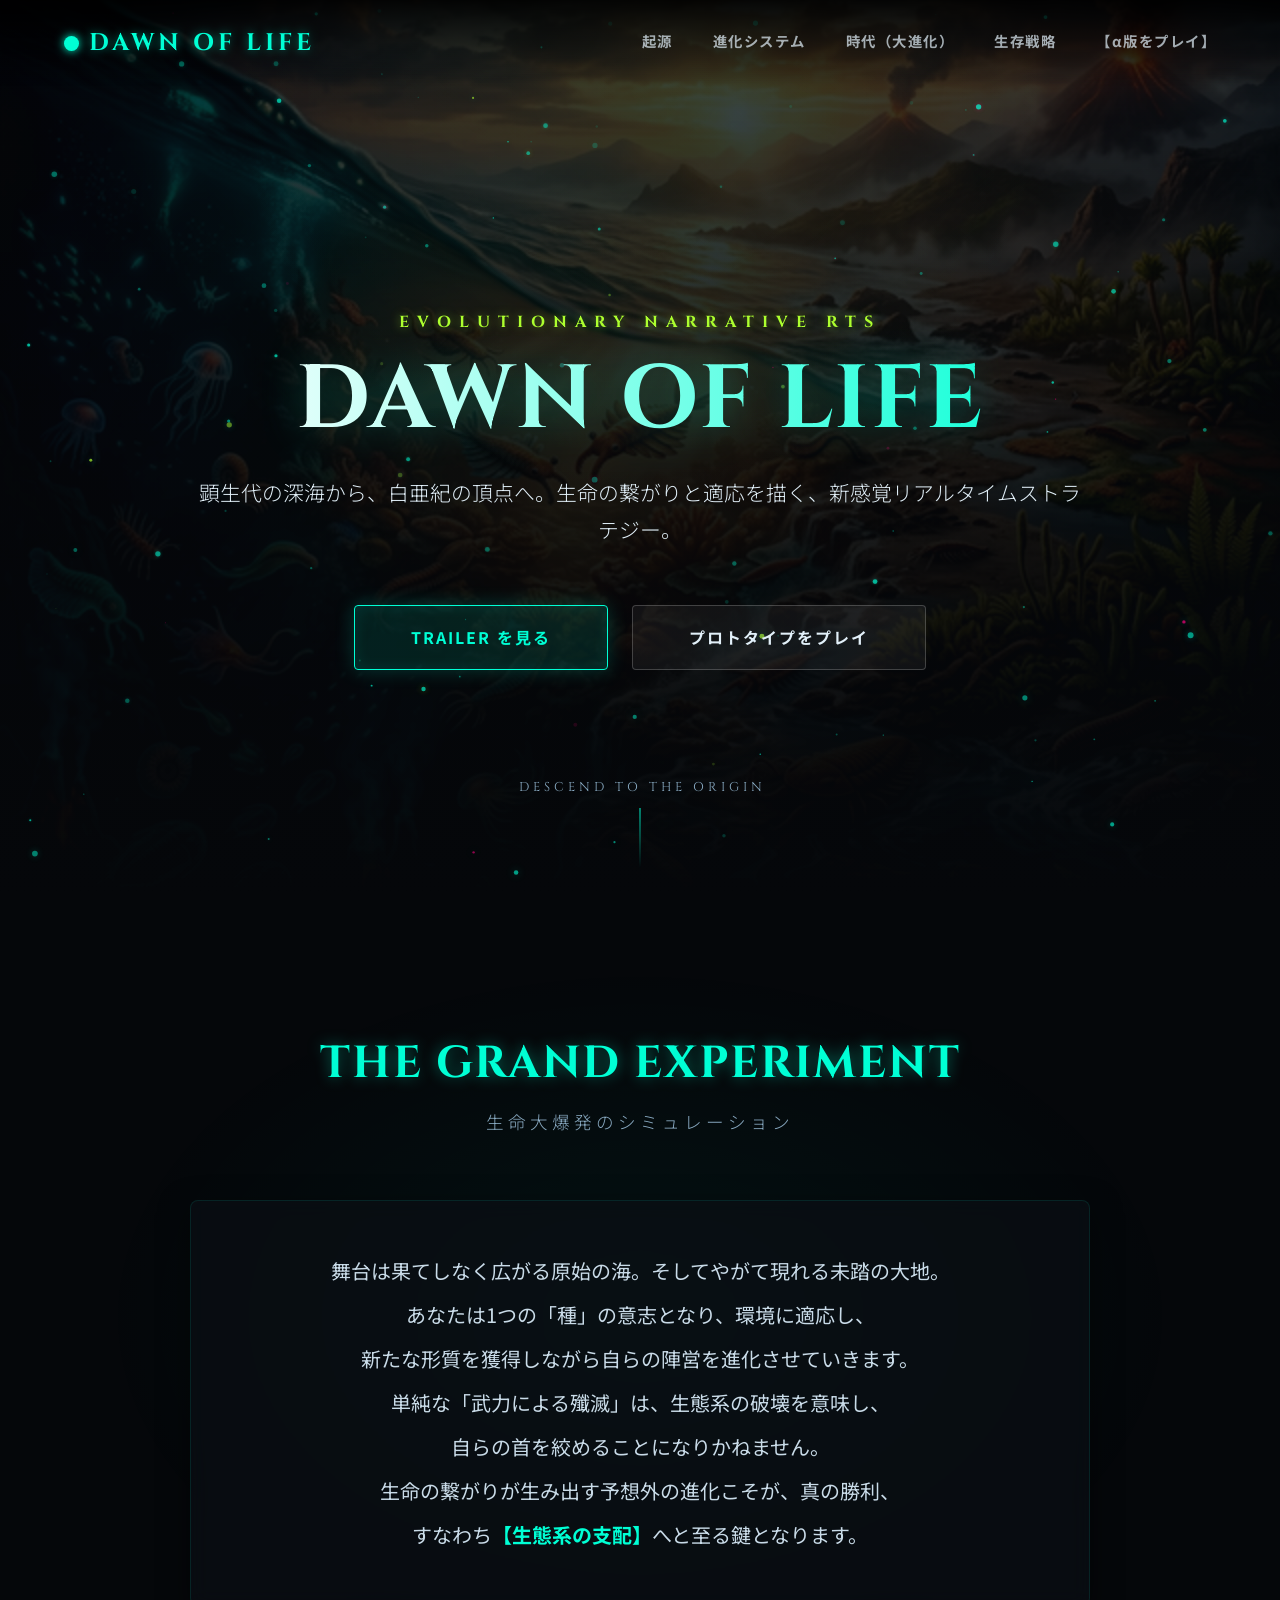
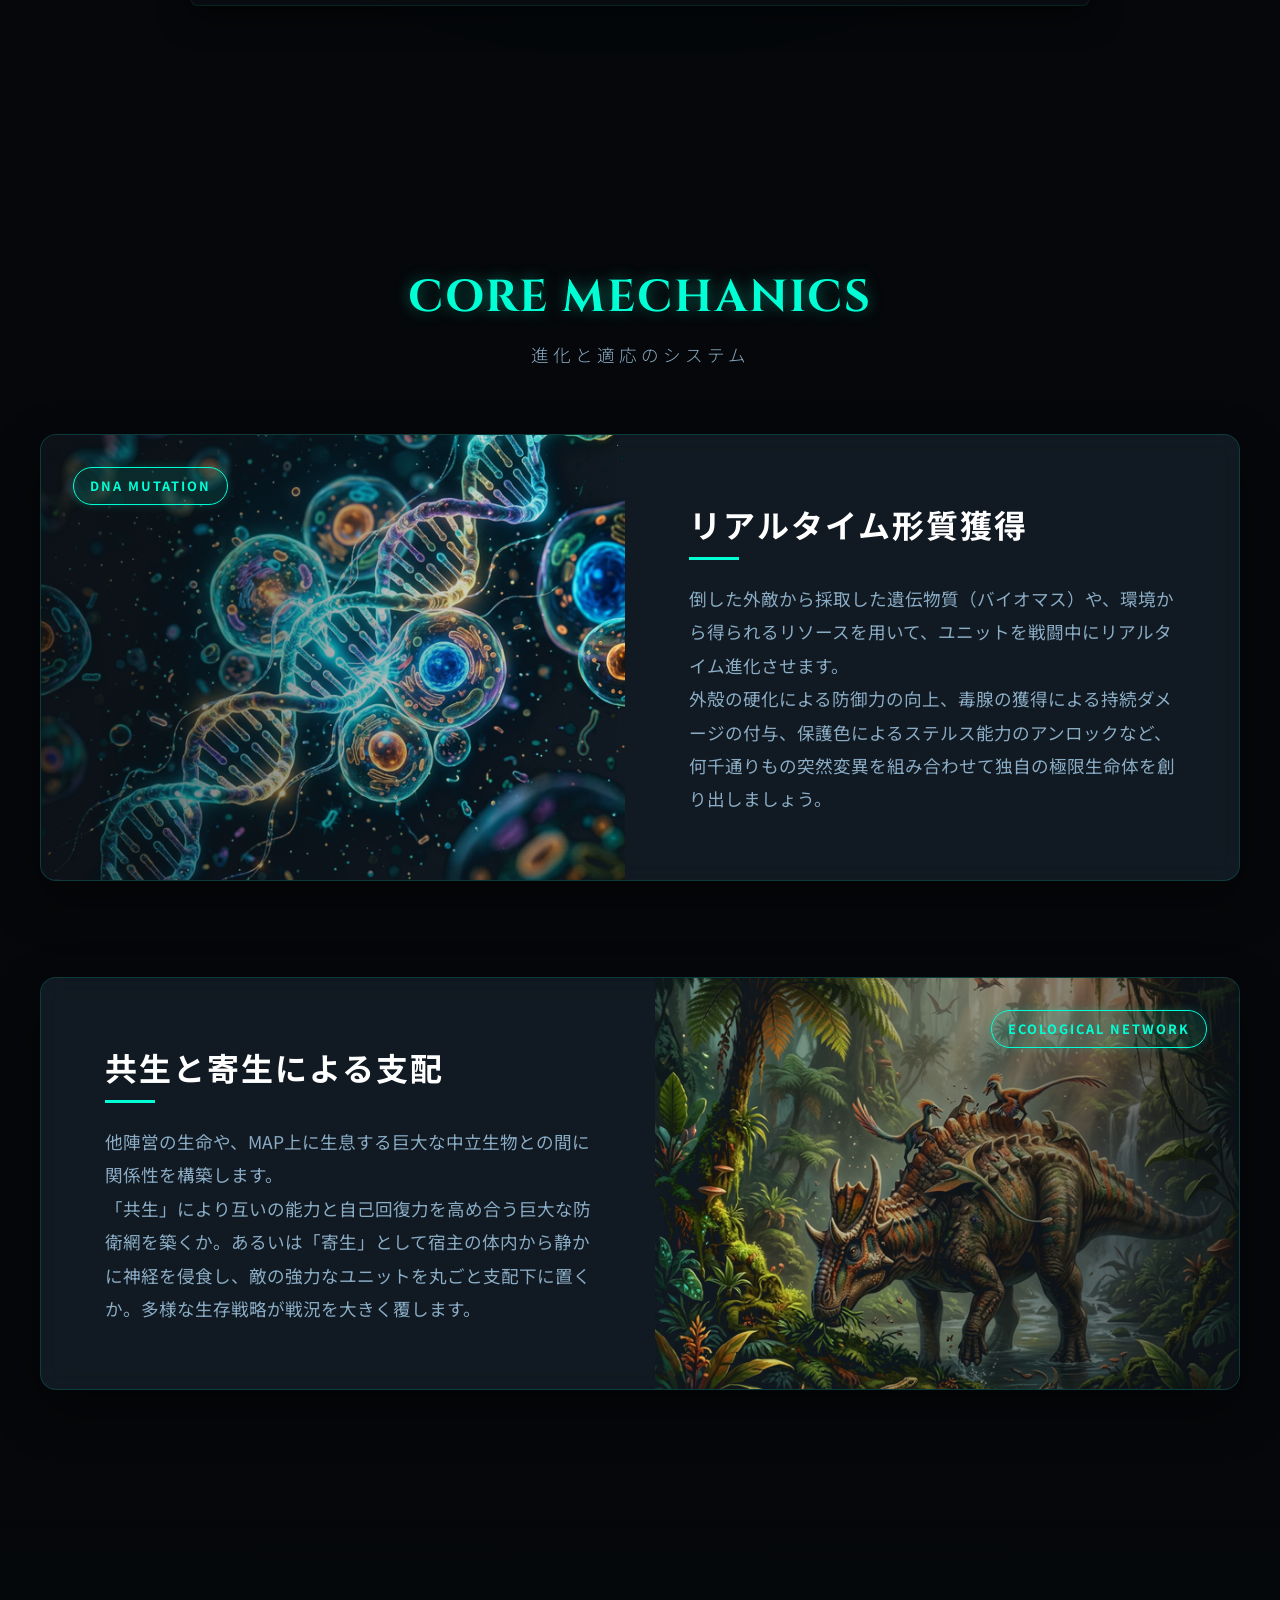
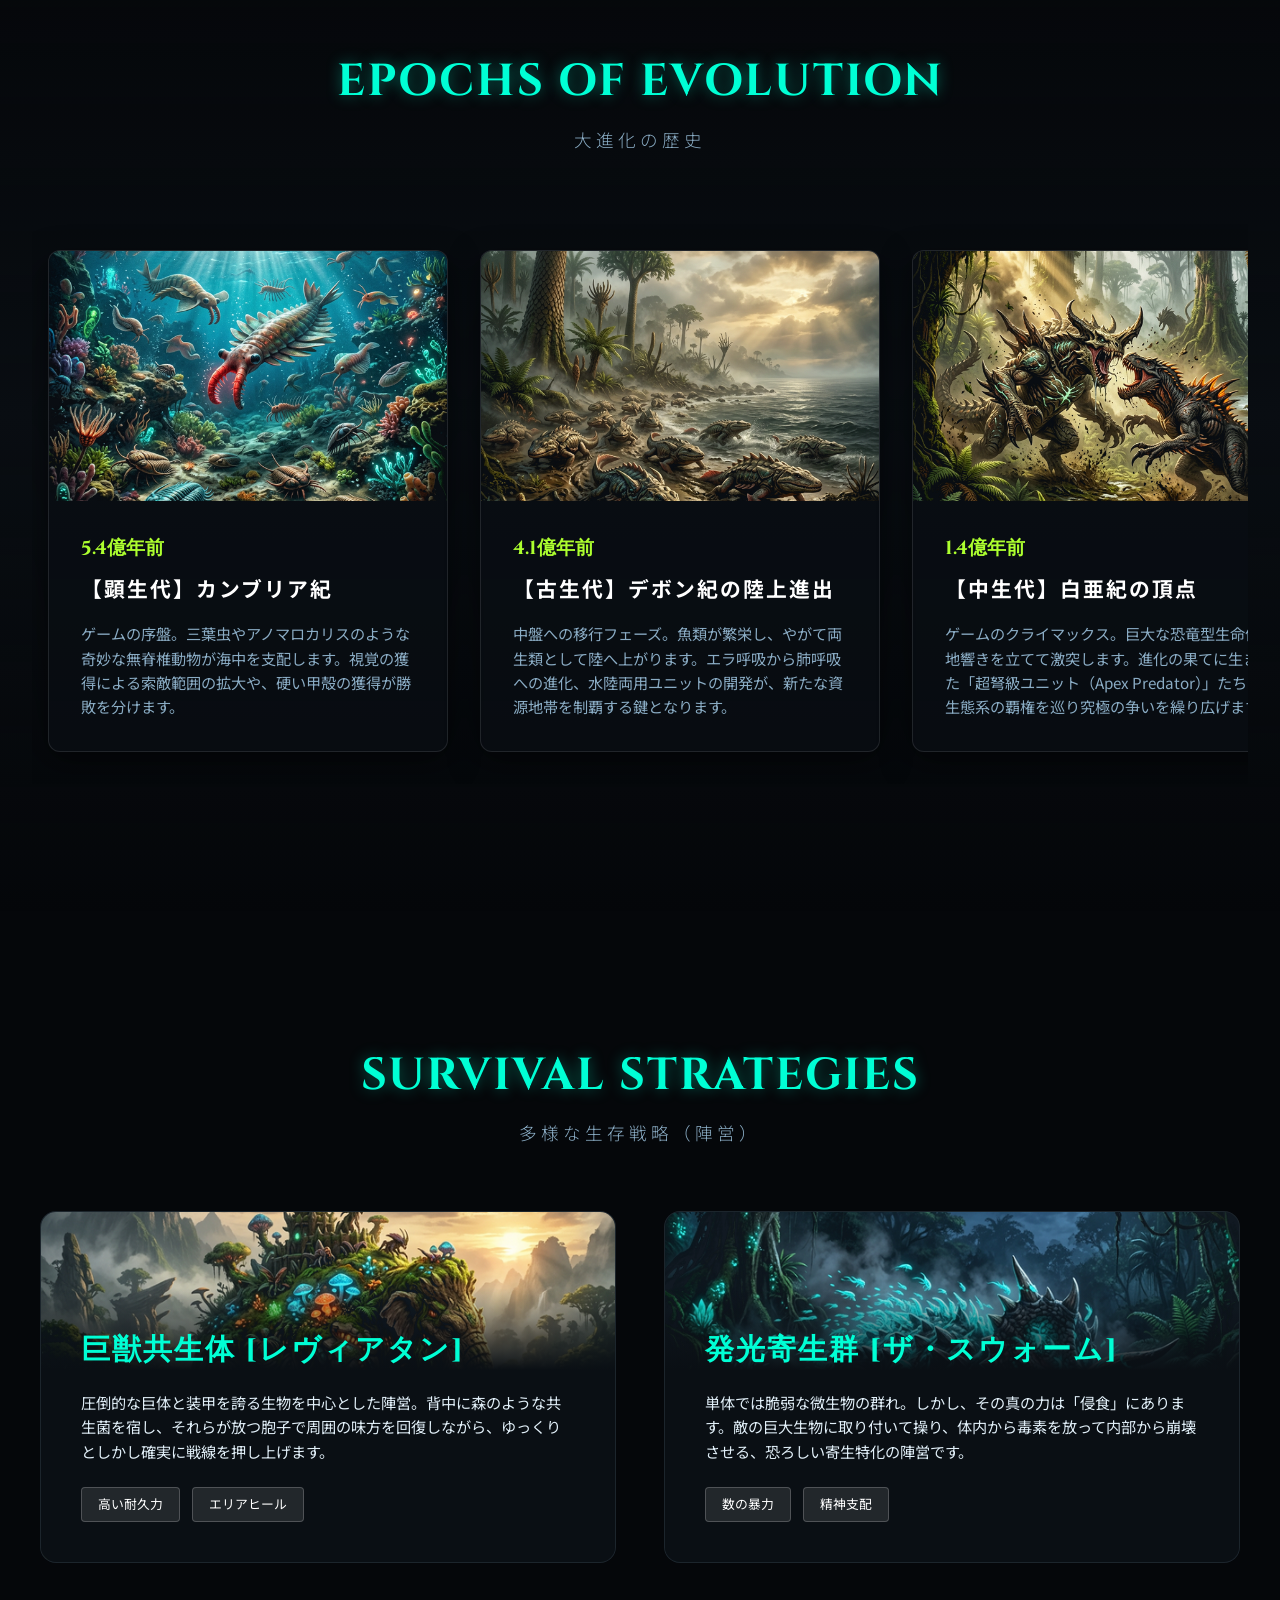
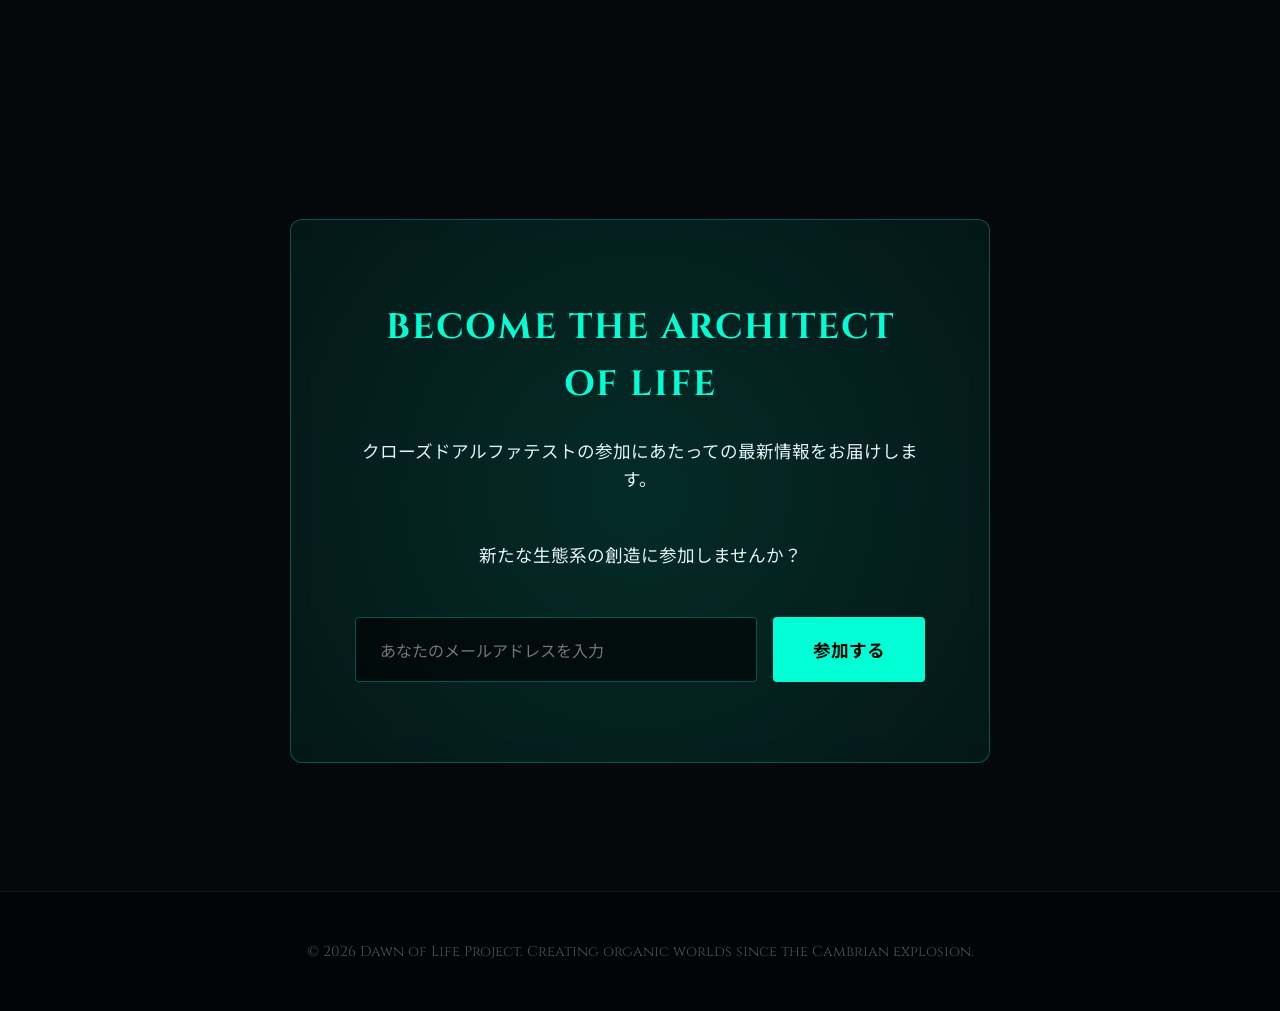
<file: index.html>
<!DOCTYPE html>
<html lang="ja">

<head>
    <meta charset="UTF-8">
    <meta name="viewport" content="width=device-width, initial-scale=1.0">
    <title>Dawn of Life - 進化型リアルタイムストラテジー</title>
    <link rel="preconnect" href="https://fonts.googleapis.com">
    <link rel="preconnect" href="https://fonts.gstatic.com" crossorigin>
    <link
        href="https://fonts.googleapis.com/css2?family=Cinzel:wght@500;700&family=Noto+Sans+JP:wght@300;400;700&display=swap"
        rel="stylesheet">
    <link rel="stylesheet" href="style.css">
    <meta name="description" content="顕生代から白亜紀までの生命進化を描く、全く新しい進化型RTS「Dawn of Life」。形質の獲得、共生と寄生、あなただけの生命の系譜を作り上げろ。">
</head>

<body>
    <!-- Background Elements -->
    <div class="hero-bg"></div>
    <div class="overlay-gradient"></div>
    <canvas id="bioCanvas"></canvas>

    <!-- Navigation -->
    <header class="header">
        <div class="logo">DAWN OF LIFE</div>
        <nav class="nav-links">
            <a href="#about">起源</a>
            <a href="#features">進化システム</a>
            <a href="#eras">時代（大進化）</a>
            <a href="#factions">生存戦略</a>
            <a href="game/index.html">【α版をプレイ】</a>
        </nav>
        <div class="mobile-menu-btn">
            <span></span><span></span><span></span>
        </div>
    </header>

    <main class="main-content">
        <!-- Hero Section -->
        <section class="hero">
            <div class="hero-text">
                <h2 class="pre-title">EVOLUTIONARY NARRATIVE RTS</h2>
                <h1 class="main-title">DAWN OF LIFE</h1>
                <p class="subtitle">顕生代の深海から、白亜紀の頂点へ。生命の繋がりと適応を描く、新感覚リアルタイムストラテジー。</p>
                <div class="hero-actions">
                    <button class="btn btn-primary" id="trailerBtn">
                        <span>TRAILER を見る</span>
                        <div class="glow"></div>
                        <div class="dna-line"></div>
                    </button>
                    <a href="game/index.html" class="btn btn-secondary"
                        style="display:flex; align-items:center;">プロトタイプをプレイ</a>
                </div>
            </div>

            <div class="scroll-indicator">
                <p>DESCEND TO THE ORIGIN</p>
                <div class="scroll-line"></div>
            </div>
        </section>

        <!-- About Section -->
        <section id="about" class="section about-section reveal">
            <div class="section-container">
                <h2 class="section-title">THE GRAND EXPERIMENT<br><span>生命大爆発のシミュレーション</span></h2>
                <div class="section-desc">
                    <p>舞台は果てしなく広がる原始の海。そしてやがて現れる未踏の大地。</p>
                    <p>あなたは1つの「種」の意志となり、環境に適応し、</p>
		    <p>新たな形質を獲得しながら自らの陣営を進化させていきます。</p>
                    <p>単純な「武力による殲滅」は、生態系の破壊を意味し、<br>自らの首を絞めることになりかねません。</p>
                    <p>生命の繋がりが生み出す予想外の進化こそが、真の勝利、<br>すなわち<b>【生態系の支配】</b>へと至る鍵となります。</p>
                </div>
            </div>
        </section>

        <!-- Features Section -->
        <section id="features" class="section features-section">
            <div class="section-container">
                <h2 class="section-title reveal">CORE MECHANICS<br><span>進化と適応のシステム</span></h2>

                <div class="feature-grid">
                    <!-- Feature 1 -->
                    <article class="feature-card reveal-left">
                        <div class="feature-image evo-bg">
                            <div class="image-overlay">
                                <span class="badge">DNA Mutation</span>
                            </div>
                        </div>
                        <div class="feature-content">
                            <h3>リアルタイム形質獲得</h3>
                            <p>倒した外敵から採取した遺伝物質（バイオマス）や、環境から得られるリソースを用いて、ユニットを戦闘中にリアルタイム進化させます。</p>
                            <p>外殻の硬化による防御力の向上、毒腺の獲得による持続ダメージの付与、保護色によるステルス能力のアンロックなど、何千通りもの突然変異を組み合わせて独自の極限生命体を創り出しましょう。
                            </p>
                        </div>
                    </article>

                    <!-- Feature 2 -->
                    <article class="feature-card reveal-right">
                        <div class="feature-image symbiosis-bg">
                            <div class="image-overlay">
                                <span class="badge">Ecological Network</span>
                            </div>
                        </div>
                        <div class="feature-content">
                            <h3>共生と寄生による支配</h3>
                            <p>他陣営の生命や、MAP上に生息する巨大な中立生物との間に関係性を構築します。</p>
                            <p>「共生」により互いの能力と自己回復力を高め合う巨大な防衛網を築くか。あるいは「寄生」として宿主の体内から静かに神経を侵食し、敵の強力なユニットを丸ごと支配下に置くか。多様な生存戦略が戦況を大きく覆します。
                            </p>
                        </div>
                    </article>
                </div>
            </div>
        </section>

        <!-- The Eras (Evolution Timeline) -->
        <section id="eras" class="section eras-section">
            <h2 class="section-title reveal">EPOCHS OF EVOLUTION<br><span>大進化の歴史</span></h2>

            <div class="era-timeline reveal-up">
                <!-- Era 1 -->
                <div class="era-item">
                    <div class="era-visual cambrian-bg"></div>
                    <div class="era-info">
                        <div class="era-year">5.4億年前</div>
                        <h3>【顕生代】カンブリア紀</h3>
                        <p>ゲームの序盤。三葉虫やアノマロカリスのような奇妙な無脊椎動物が海中を支配します。視覚の獲得による索敵範囲の拡大や、硬い甲殻の獲得が勝敗を分けます。</p>
                    </div>
                </div>

                <!-- Era 2 -->
                <div class="era-item">
                    <div class="era-visual devonian-bg"></div>
                    <div class="era-info">
                        <div class="era-year">4.1億年前</div>
                        <h3>【古生代】デボン紀の陸上進出</h3>
                        <p>中盤への移行フェーズ。魚類が繁栄し、やがて両生類として陸へ上がります。エラ呼吸から肺呼吸への進化、水陸両用ユニットの開発が、新たな資源地帯を制覇する鍵となります。</p>
                    </div>
                </div>

                <!-- Era 3 -->
                <div class="era-item">
                    <div class="era-visual cretaceous-bg"></div>
                    <div class="era-info">
                        <div class="era-year">1.4億年前</div>
                        <h3>【中生代】白亜紀の頂点</h3>
                        <p>ゲームのクライマックス。巨大な恐竜型生命体が地響きを立てて激突します。進化の果てに生まれた「超弩級ユニット（Apex
                            Predator）」たちが、生態系の覇権を巡り究極の争いを繰り広げます。</p>
                    </div>
                </div>
            </div>
        </section>

        <!-- Factions Showcase -->
        <section id="factions" class="section factions-section">
            <div class="section-container">
                <h2 class="section-title reveal">SURVIVAL STRATEGIES<br><span>多様な生存戦略（陣営）</span></h2>

                <div class="faction-showcase">
                    <!-- Faction 1 -->
                    <div class="faction-card reveal-left">
                        <div class="faction-img leviathan-bg"></div>
                        <div class="faction-text">
                            <h3>巨獣共生体 [レヴィアタン]</h3>
                            <p>圧倒的な巨体と装甲を誇る生物を中心とした陣営。背中に森のような共生菌を宿し、それらが放つ胞子で周囲の味方を回復しながら、ゆっくりとしかし確実に戦線を押し上げます。</p>
                            <span class="faction-tag">高い耐久力</span>
                            <span class="faction-tag">エリアヒール</span>
                        </div>
                    </div>

                    <!-- Faction 2 -->
                    <div class="faction-card reveal-right">
                        <div class="faction-img swarm-bg"></div>
                        <div class="faction-text">
                            <h3>発光寄生群 [ザ・スウォーム]</h3>
                            <p>単体では脆弱な微生物の群れ。しかし、その真の力は「侵食」にあります。敵の巨大生物に取り付いて操り、体内から毒素を放って内部から崩壊させる、恐ろしい寄生特化の陣営です。</p>
                            <span class="faction-tag">数の暴力</span>
                            <span class="faction-tag">精神支配</span>
                        </div>
                    </div>
                </div>
            </div>
        </section>

        <!-- Footer / CTA -->
        <section id="community" class="section cta-section reveal">
            <div class="cta-box bio-glow">
                <h2>BECOME THE ARCHITECT OF LIFE</h2>
                <p>クローズドアルファテストの参加にあたっての最新情報をお届けします。</p>
                <p>新たな生態系の創造に参加しませんか？</p>
                <form class="newsletter-form">
                    <input type="email" placeholder="あなたのメールアドレスを入力" required>
                    <button type="submit">参加する</button>
                </form>
            </div>
        </section>
    </main>

    <footer class="footer">
        <div class="footer-content">
            <p>&copy; 2026 Dawn of Life Project. Creating organic worlds since the Cambrian explosion.</p>
        </div>
    </footer>

    <script src="main.js"></script>
</body>

</html>
</file>
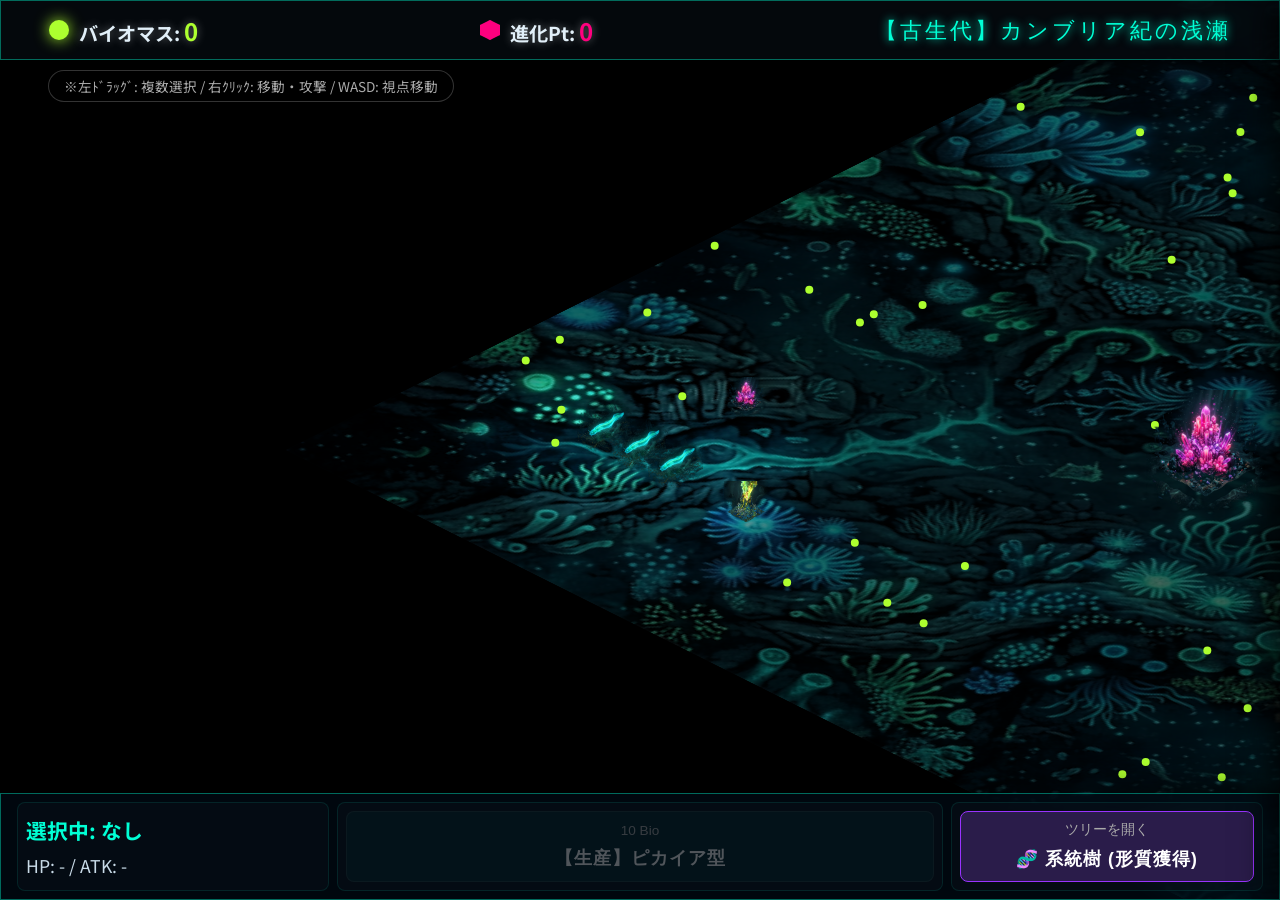
<file: game/index.html>
<!DOCTYPE html>
<html lang="ja">

<head>
    <meta charset="UTF-8">
    <meta name="viewport" content="width=device-width, initial-scale=1.0">
    <title>Dawn of Life - Alpha Prototype</title>
    <link
        href="https://fonts.googleapis.com/css2?family=Cinzel:wght@500;700&family=Noto+Sans+JP:wght@300;400;700&display=swap"
        rel="stylesheet">
    <link rel="stylesheet" href="style.css">
</head>

<body>
    <canvas id="main-canvas"></canvas>

    <!-- UI Overlay Layer -->
    <div id="ui-layer">
        <!-- Top Resource Bar -->
        <div id="top-bar" class="panel">
            <div class="resource-item">
                <span class="res-icon biomass-icon"></span>
                <span>バイオマス: <span id="res-biomass">0</span></span>
            </div>
            <div class="resource-item">
                <span class="res-icon genetic-icon"></span>
                <span>進化Pt: <span id="res-genetic">0</span></span>
            </div>

            <div class="era-display">
                <span id="current-era">【古生代】カンブリア紀の浅瀬</span>
            </div>
        </div>

        <div id="control-hint">
            <p>※左ﾄﾞﾗｯｸﾞ: 複数選択 / 右ｸﾘｯｸ: 移動・攻撃 / WASD: 視点移動</p>
        </div>

        <!-- Tech Tree Panel (Right Slide-in) -->
        <div id="tech-tree-panel" class="panel">
            <div class="tech-header">
                <h2>🧬 系統樹 (進化と形質)</h2>
                <button id="btn-close-tech-tree">閉じる(X)</button>
            </div>

            <div class="tech-content">
                <!-- Tier 1 -->
                <div class="tech-row">
                    <div class="tech-node active">T1 ピカイア</div>
                </div>
                <div class="tech-arrow">⬇️</div>

                <!-- Tier 2 Branch -->
                <div class="tech-row split">
                    <div class="tech-branch">
                        <button class="action-btn tech-btn" id="tech-spines">
                            <span class="cost">10 Gen</span>
                            <span class="name">棘の獲得 (装甲)</span>
                        </button>
                        <div class="tech-arrow">⬇️</div>
                        <button class="action-btn evolve-btn" id="btn-evolve-t2" disabled>
                            <span class="cost">10 Gen</span>
                            <span class="name">甲冑魚 (T2) へ進化</span>
                        </button>
                        <div class="tech-arrow">⬇️</div>
                        <button class="action-btn tech-btn" id="tech-swimbladder">
                            <span class="cost">20 Gen</span>
                            <span class="name">浮袋の獲得</span>
                        </button>
                        <div class="tech-arrow">⬇️</div>
                        <button class="action-btn evolve-btn" id="btn-evolve-t3" disabled>
                            <span class="cost">20 Gen / 20 Bio</span>
                            <span class="name">硬骨魚 (T3) へ進化</span>
                        </button>
                    </div>

                    <div class="tech-branch">
                        <button class="action-btn tech-btn" id="tech-fins">
                            <span class="cost">10 Gen</span>
                            <span class="name">ヒレの発達 (敏捷)</span>
                        </button>
                        <div class="tech-arrow">⬇️</div>
                        <button class="action-btn evolve-btn" id="btn-evolve-t2b" disabled>
                            <span class="cost">10 Gen</span>
                            <span class="name">無顎類 (T2b) へ進化</span>
                        </button>
                        <div class="tech-arrow">⬇️</div>
                        <button class="action-btn tech-btn" id="tech-jaw">
                            <span class="cost">30 Gen</span>
                            <span class="name">顎の獲得</span>
                        </button>
                        <div class="tech-arrow">⬇️</div>
                        <button class="action-btn evolve-btn" id="btn-evolve-t3b" disabled>
                            <span class="cost">20 Gen / 20 Bio</span>
                            <span class="name">軟骨魚 (T3b) へ進化</span>
                        </button>
                    </div>
                </div>

                <div class="tech-arrow">⬇️</div>
                <div class="tech-row">
                    <button class="action-btn tech-btn" id="tech-lungs">
                        <span class="cost">50 Gen</span>
                        <span class="name">肺の獲得</span>
                    </button>
                </div>
                <div class="tech-arrow">⬇️</div>
                <div class="tech-row">
                    <button class="action-btn evolve-btn" id="btn-evolve-t4" disabled>
                        <span class="cost">40 Gen / 50 Bio</span>
                        <span class="name">肉鰭類 (T4) へ進化</span>
                    </button>
                </div>

                <div class="tech-arrow">⬇️</div>
                <div class="tech-row">
                    <button class="action-btn tech-btn" id="tech-legs">
                        <span class="cost">80 Gen</span>
                        <span class="name">四肢の獲得</span>
                    </button>
                </div>
                <div class="tech-arrow">⬇️</div>
                <div class="tech-row">
                    <button class="action-btn era-btn" id="btn-evolve-era" disabled>
                        <span class="cost">100 Bio / 100 Gen</span>
                        <span class="name">【上陸】両生類 (T5)</span>
                    </button>
                </div>

                <!-- Land Branch -->
                <div class="tech-arrow">⬇️</div>
                <div class="tech-row split">
                    <div class="tech-branch">
                        <button class="action-btn tech-btn" id="tech-scales">
                            <span class="cost">100 Gen</span>
                            <span class="name">硬鱗の形成</span>
                        </button>
                        <div class="tech-arrow">⬇️</div>
                        <button class="action-btn evolve-btn" id="btn-evolve-t6" disabled>
                            <span class="cost">10 Gen</span>
                            <span class="name">硬鱗四足獣 (T6)</span>
                        </button>
                        <div class="tech-arrow">⬇️</div>
                        <button class="action-btn evolve-btn" id="btn-evolve-t7" disabled>
                            <span class="cost">20 Gen / 20 Bio</span>
                            <span class="name">鎧竜 (T7) へ進化</span>
                        </button>
                    </div>

                    <div class="tech-branch">
                        <button class="action-btn tech-btn" id="tech-muscles">
                            <span class="cost">100 Gen</span>
                            <span class="name">強靭な筋肉</span>
                        </button>
                        <div class="tech-arrow">⬇️</div>
                        <button class="action-btn evolve-btn" id="btn-evolve-t6b" disabled>
                            <span class="cost">10 Gen</span>
                            <span class="name">小型恐竜 (T6b)</span>
                        </button>
                        <div class="tech-arrow">⬇️</div>
                        <button class="action-btn evolve-btn" id="btn-evolve-t7b" disabled>
                            <span class="cost">20 Gen / 20 Bio</span>
                            <span class="name">獣脚類 (T7b) へ進化</span>
                        </button>
                    </div>
                </div>

                <div class="tech-arrow">⬇️</div>
                <div class="tech-row">
                    <button class="action-btn tech-btn" id="tech-apex">
                        <span class="cost">200 Gen</span>
                        <span class="name">覇者の骨格</span>
                    </button>
                </div>
                <div class="tech-arrow">⬇️</div>
                <div class="tech-row">
                    <button class="action-btn evolve-btn" id="btn-evolve-t8"
                        style="background:#4a1a1a; border-color:#ff5500" disabled>
                        <span class="cost">150 Bio / 100 Gen</span>
                        <span class="name">ティラノサウルス (T8)</span>
                    </button>
                </div>
                <div style="height:50px;"></div>
            </div>
        </div>

        <!-- Notification Area -->
        <div id="notification-area"></div>

        <!-- Bottom Control Panel -->
        <div id="bottom-panel" class="panel">
            <div class="panel-section unit-info" id="selection-info">
                <h3>選択中: なし</h3>
                <p class="stats">HP: - / ATK: -</p>
            </div>

            <div class="panel-section production-menu">
                <button class="action-btn spawn-btn" id="btn-spawn-current" disabled>
                    <span class="cost" id="spawn-cost">10 Bio</span>
                    <span class="name" id="spawn-name">【生産】ピカイア型</span>
                </button>
            </div>

            <div class="panel-section tech-menu" style="display: flex; gap: 5px;">
                <button class="action-btn tech-btn" id="btn-open-tech-tree"
                    style="background:#2a1c4a; border-color:#9933ff; width:100%">
                    <span class="cost">ツリーを開く</span>
                    <span class="name">🧬 系統樹 (形質獲得)</span>
                </button>
            </div>
        </div>

        <!-- Game Over / Win Screen -->
        <div id="end-screen" class="hidden panel">
            <h1 id="end-title">ECOLOGICAL COLLAPSE</h1>
            <p id="end-desc">あなたの系統は環境に適応できなかった...</p>
            <div class="end-actions">
                <button id="btn-restart" class="action-btn">再挑戦</button>
                <button id="btn-back-teaser" class="action-btn">ティザーサイトへ戻る</button>
            </div>
        </div>
    </div>

    <script src="game.js"></script>
</body>

</html>
</file>
<file: style.css>
/* style.css */
:root {
    --color-primary: #00ffd5;
    /* Bioluminescent Cyan */
    --color-secondary: #adff2f;
    /* Toxic Green */
    --color-accent: #ff007f;
    /* Parasite Red/Pink */
    --color-bg-dark: #05070a;
    /* Deep Sea Dark */
    --color-bg-panel: rgba(10, 15, 20, 0.7);
    --color-bg-light-panel: rgba(20, 30, 40, 0.8);
    --color-text-main: #e2f0f9;
    --color-text-muted: #8aacc4;

    --font-heading: 'Cinzel', serif;
    --font-body: 'Noto Sans JP', sans-serif;
}

* {
    margin: 0;
    padding: 0;
    box-sizing: border-box;
}

html {
    scroll-behavior: smooth;
}

body {
    font-family: var(--font-body);
    background-color: var(--color-bg-dark);
    color: var(--color-text-main);
    overflow-x: hidden;
    line-height: 1.6;
}

/* Background Layers */
.hero-bg {
    position: fixed;
    top: 0;
    left: 0;
    width: 100vw;
    height: 100vh;
    background-image: url('game/assets/dawn_hero_bg_1772759928681.png');
    background-size: cover;
    background-position: center 30%;
    z-index: -3;
    filter: brightness(0.5) saturate(1.1) contrast(1.1);
    /* Subtle slow zoom */
    animation: backgroundZoom 40s ease-in-out infinite alternate;
}

@keyframes backgroundZoom {
    0% {
        transform: scale(1);
    }

    100% {
        transform: scale(1.1);
    }
}

.overlay-gradient {
    position: fixed;
    top: 0;
    left: 0;
    width: 100%;
    height: 100%;
    background: radial-gradient(circle at 50% 10%, rgba(0, 255, 213, 0.05) 0%, transparent 40%),
        linear-gradient(180deg, rgba(5, 7, 10, 0.5) 0%, rgba(5, 7, 10, 0.8) 50%, rgba(5, 7, 10, 1) 100%);
    z-index: -2;
}

#bioCanvas {
    position: fixed;
    top: 0;
    left: 0;
    width: 100vw;
    height: 100vh;
    z-index: -1;
    pointer-events: none;
}

/* Typography general */
h1,
h2,
h3,
h4 {
    font-family: var(--font-heading);
    letter-spacing: 2px;
}

a {
    text-decoration: none;
    color: inherit;
}

.section {
    padding: 8rem 2rem;
    position: relative;
    z-index: 10;
}

.section-container {
    max-width: 1200px;
    margin: 0 auto;
}

.section-title {
    font-size: 2.8rem;
    color: var(--color-primary);
    text-align: center;
    margin-bottom: 4rem;
    text-shadow: 0 0 15px rgba(0, 255, 213, 0.4);
    display: flex;
    flex-direction: column;
    align-items: center;
    gap: 0.5rem;
}

.ib {
    display: inline-block;
}

.section-title span {
    font-size: 1.1rem;
    color: var(--color-text-muted);
    font-family: var(--font-body);
    font-weight: 300;
    letter-spacing: 4px;
    text-shadow: none;
}

/* Navigation */
.header {
    position: fixed;
    top: 0;
    left: 0;
    width: 100%;
    padding: 1.5rem 4rem;
    display: flex;
    justify-content: space-between;
    align-items: center;
    z-index: 100;
    background: linear-gradient(180deg, rgba(0, 0, 0, 0.9) 0%, transparent 100%);
    transition: background 0.3s ease, padding 0.3s ease;
}

.header.scrolled {
    background: rgba(5, 7, 10, 0.95);
    backdrop-filter: blur(12px);
    border-bottom: 1px solid rgba(0, 255, 213, 0.15);
    padding: 1rem 4rem;
}

.logo {
    font-family: var(--font-heading);
    font-weight: 700;
    font-size: 1.5rem;
    color: var(--color-primary);
    letter-spacing: 4px;
    text-shadow: 0 0 10px rgba(0, 255, 213, 0.5);
    display: flex;
    align-items: center;
    gap: 10px;
}

/* Add a tiny DNA icon to logo */
.logo::before {
    content: '';
    display: inline-block;
    width: 15px;
    height: 15px;
    background: var(--color-primary);
    border-radius: 50%;
    box-shadow: 0 0 10px var(--color-primary);
    animation: pulse 2s infinite;
}

@keyframes pulse {

    0%,
    100% {
        transform: scale(1);
        opacity: 0.8;
    }

    50% {
        transform: scale(1.3);
        opacity: 1;
    }
}

.nav-links {
    display: flex;
    gap: 2.5rem;
}

.nav-links a {
    font-size: 0.9rem;
    font-weight: 700;
    letter-spacing: 1.5px;
    color: var(--color-text-main);
    opacity: 0.7;
    transition: all 0.3s ease;
    position: relative;
    padding-bottom: 5px;
}

.nav-links a::after {
    content: '';
    position: absolute;
    bottom: 0;
    left: 0;
    width: 0%;
    height: 2px;
    background-color: var(--color-primary);
    transition: width 0.3s cubic-bezier(0.2, 0.8, 0.2, 1);
    box-shadow: 0 0 8px var(--color-primary);
}

.nav-links a:hover {
    opacity: 1;
    color: var(--color-primary);
}

.nav-links a:hover::after {
    width: 100%;
}

.mobile-menu-btn {
    display: none;
    flex-direction: column;
    gap: 5px;
    cursor: pointer;
}

.mobile-menu-btn span {
    width: 25px;
    height: 2px;
    background: var(--color-primary);
    transition: 0.3s;
}

/* Hero Section */
.hero {
    height: 100vh;
    display: flex;
    align-items: center;
    justify-content: center;
    text-align: center;
    padding-top: 5rem;
    position: relative;
}

.hero-text {
    max-width: 900px;
    z-index: 5;
}

.pre-title {
    font-size: 1rem;
    color: var(--color-secondary);
    letter-spacing: 8px;
    margin-bottom: 1rem;
    opacity: 0;
    animation: fadeUp 1s ease forwards 0.5s;
    text-shadow: 0 0 10px rgba(173, 255, 47, 0.5);
}

.main-title {
    font-size: 7vw;
    font-weight: 700;
    background: linear-gradient(to right, #fff, var(--color-primary), #fff);
    background-size: 200% auto;
    -webkit-background-clip: text;
    -webkit-text-fill-color: transparent;
    margin-bottom: 1.5rem;
    line-height: 1.1;
    filter: drop-shadow(0 0 20px rgba(0, 255, 213, 0.3));
    opacity: 0;
    animation: fadeUp 1s ease forwards 0.8s, shine 5s linear infinite;
}

@keyframes shine {
    to {
        background-position: 200% center;
    }
}

.subtitle {
    font-size: 1.3rem;
    color: var(--color-text-main);
    margin-bottom: 3.5rem;
    font-weight: 300;
    opacity: 0;
    animation: fadeUp 1s ease forwards 1.1s;
    line-height: 1.8;
}

.hero-actions {
    display: flex;
    gap: 1.5rem;
    justify-content: center;
    opacity: 0;
    animation: fadeUp 1s ease forwards 1.4s;
}

.btn {
    padding: 1.2rem 3.5rem;
    font-family: var(--font-body);
    font-weight: 700;
    font-size: 1rem;
    border: none;
    cursor: pointer;
    border-radius: 4px;
    letter-spacing: 2px;
    transition: all 0.4s cubic-bezier(0.2, 0.8, 0.2, 1);
    position: relative;
    overflow: hidden;
}

.btn-primary {
    background: rgba(0, 255, 213, 0.1);
    color: var(--color-primary);
    border: 1px solid var(--color-primary);
    box-shadow: inset 0 0 15px rgba(0, 255, 213, 0.1), 0 0 20px rgba(0, 255, 213, 0.2);
}

.btn-primary span {
    position: relative;
    z-index: 2;
}

.btn-primary .glow {
    position: absolute;
    top: 50%;
    left: 50%;
    transform: translate(-50%, -50%);
    width: 0;
    height: 0;
    background: var(--color-primary);
    border-radius: 50%;
    z-index: 1;
    transition: width 0.4s ease, height 0.4s ease, opacity 0.4s ease;
    opacity: 0;
}

.btn-primary:hover .glow {
    width: 150%;
    height: 400%;
    opacity: 0.2;
}

.btn-primary:hover {
    box-shadow: inset 0 0 20px rgba(0, 255, 213, 0.5), 0 0 30px rgba(0, 255, 213, 0.5);
    text-shadow: 0 0 5px rgba(255, 255, 255, 0.8);
    transform: translateY(-2px);
}

.btn-secondary {
    background: rgba(255, 255, 255, 0.05);
    color: var(--color-text-main);
    border: 1px solid rgba(255, 255, 255, 0.2);
    backdrop-filter: blur(5px);
}

.btn-secondary:hover {
    background: rgba(255, 255, 255, 0.15);
    border-color: rgba(255, 255, 255, 0.6);
    transform: translateY(-2px);
}

/* Scroll Indicator */
.scroll-indicator {
    position: absolute;
    bottom: 2rem;
    left: 50%;
    transform: translateX(-50%);
    display: flex;
    flex-direction: column;
    align-items: center;
    opacity: 0;
    animation: fadeUpScroll 1s ease forwards 2s;
}

@keyframes fadeUpScroll {
    0% {
        transform: translate(-50%, 30px);
        opacity: 0;
    }

    100% {
        transform: translate(-50%, 0);
        opacity: 1;
    }
}

.scroll-indicator p {
    font-family: var(--font-heading);
    font-size: 0.8rem;
    color: var(--color-text-muted);
    letter-spacing: 4px;
    margin-right: -4px;
    /* Counter offset the inherent gap */
    margin-bottom: 10px;
    text-align: center;
}

.scroll-line {
    width: 1px;
    height: 60px;
    background: linear-gradient(to bottom, var(--color-primary) 0%, transparent 100%);
    animation: lineDrift 2s ease-in-out infinite;
}

@keyframes lineDrift {
    0% {
        transform: translateY(0);
        opacity: 1;
    }

    50% {
        transform: translateY(10px);
        opacity: 0.5;
    }

    100% {
        transform: translateY(0);
        opacity: 1;
    }
}

/* About Section */
.about-section {
    position: relative;
    text-align: center;
}

/* Bio-vein decorations */
.about-section::before {
    content: '';
    position: absolute;
    top: 50%;
    left: 50%;
    transform: translate(-50%, -50%);
    width: 100vw;
    height: 100%;
    background: radial-gradient(ellipse at center, rgba(0, 255, 213, 0.05) 0%, transparent 60%);
    z-index: -1;
    pointer-events: none;
}

.section-desc {
    font-size: 1.25rem;
    max-width: 900px;
    margin: 0 auto;
    color: #c9dbe8;
    line-height: 2.2;
    background: var(--color-bg-panel);
    padding: 3rem;
    border-radius: 8px;
    border: 1px solid rgba(0, 255, 213, 0.1);
    box-shadow: 0 10px 30px rgba(0, 0, 0, 0.5);
    backdrop-filter: blur(10px);
}

.section-desc b {
    color: var(--color-primary);
    font-weight: 700;
}

/* Features Section */
.feature-grid {
    display: flex;
    flex-direction: column;
    gap: 6rem;
}

.feature-card {
    display: flex;
    background: var(--color-bg-light-panel);
    border: 1px solid rgba(0, 255, 213, 0.15);
    border-radius: 16px;
    overflow: hidden;
    backdrop-filter: blur(12px);
    box-shadow: 0 20px 50px rgba(0, 0, 0, 0.4);
    transition: transform 0.5s cubic-bezier(0.2, 0.8, 0.2, 1), box-shadow 0.5s ease, border-color 0.5s ease;
}

.feature-card:hover {
    transform: translateY(-8px) scale(1.02);
    box-shadow: 0 30px 60px rgba(0, 255, 213, 0.15);
    border-color: rgba(0, 255, 213, 0.5);
}

.feature-card:nth-child(even) {
    flex-direction: row-reverse;
}

.feature-image {
    flex: 1.2;
    min-height: 400px;
    background-size: cover;
    background-position: center;
    position: relative;
}

.image-overlay {
    position: absolute;
    top: 0;
    left: 0;
    width: 100%;
    height: 100%;
    background: linear-gradient(90deg, rgba(10, 15, 20, 0.7) 0%, transparent 100%);
    display: flex;
    padding: 2rem;
    align-items: flex-start;
}

.feature-card:nth-child(even) .image-overlay {
    background: linear-gradient(-90deg, rgba(10, 15, 20, 0.7) 0%, transparent 100%);
    justify-content: flex-end;
}

.badge {
    background: rgba(0, 255, 213, 0.1);
    border: 1px solid var(--color-primary);
    color: var(--color-primary);
    padding: 0.5rem 1rem;
    border-radius: 20px;
    font-size: 0.8rem;
    font-weight: 700;
    letter-spacing: 2px;
    text-transform: uppercase;
    box-shadow: 0 0 10px rgba(0, 255, 213, 0.2);
}

.evo-bg {
    background-image: url('game/assets/dawn_evo_feature_1772759947067.png');
}

.symbiosis-bg {
    background-image: url('game/assets/dawn_symbiosis_feature_1772759963140.png');
}

.feature-content {
    flex: 1;
    padding: 4rem;
    display: flex;
    flex-direction: column;
    justify-content: center;
}

.feature-content h3 {
    font-size: 2rem;
    color: #fff;
    margin-bottom: 2rem;
    font-family: var(--font-body);
    font-weight: 700;
    position: relative;
}

.feature-content h3::after {
    content: '';
    position: absolute;
    bottom: -10px;
    left: 0;
    width: 50px;
    height: 3px;
    background: var(--color-primary);
}

.feature-content p {
    color: var(--color-text-muted);
    font-size: 1.1rem;
    line-height: 1.9;
}

/* Eras Timeline Section */
.eras-section {
    background: linear-gradient(to bottom, transparent, rgba(10, 15, 20, 0.8), transparent);
}

.era-timeline {
    display: flex;
    gap: 2rem;
    max-width: 1300px;
    margin: 0 auto;
    overflow-x: auto;
    padding: 2rem 1rem;
    scrollbar-width: thin;
    scrollbar-color: var(--color-primary) rgba(255, 255, 255, 0.1);
}

.era-timeline::-webkit-scrollbar {
    height: 6px;
}

.era-timeline::-webkit-scrollbar-track {
    background: rgba(255, 255, 255, 0.1);
    border-radius: 10px;
}

.era-timeline::-webkit-scrollbar-thumb {
    background: var(--color-primary);
    border-radius: 10px;
}

.era-item {
    flex: 0 0 400px;
    background: var(--color-bg-panel);
    border: 1px solid rgba(255, 255, 255, 0.1);
    border-radius: 12px;
    overflow: hidden;
    position: relative;
    transition: transform 0.4s;
    box-shadow: 0 10px 30px rgba(0, 0, 0, 0.5);
}

.era-item:hover {
    transform: translateY(-10px);
    border-color: rgba(0, 255, 213, 0.3);
}

.era-visual {
    height: 250px;
    background-size: cover;
    background-position: center;
    position: relative;
}

/* New era images generated */
.cambrian-bg {
    background-image: url('game/assets/era_cambrian_1772760188689.png');
}

.devonian-bg {
    background-image: url('game/assets/era_devonian_1772760204969.png');
}

.cretaceous-bg {
    background-image: url('game/assets/era_cretaceous_1772760226530.png');
}

.era-info {
    padding: 2rem;
}

.era-year {
    font-family: var(--font-heading);
    color: var(--color-secondary);
    font-weight: bold;
    font-size: 1.2rem;
    margin-bottom: 0.5rem;
}

.era-info h3 {
    font-size: 1.3rem;
    color: #fff;
    margin-bottom: 1rem;
    font-family: var(--font-body);
}

.era-info p {
    color: var(--color-text-muted);
    font-size: 0.95rem;
    line-height: 1.6;
}

/* Factions Section */
.faction-showcase {
    display: grid;
    grid-template-columns: 1fr 1fr;
    gap: 3rem;
}

.faction-card {
    position: relative;
    border-radius: 16px;
    overflow: hidden;
    background: var(--color-bg-light-panel);
    border: 1px solid rgba(255, 255, 255, 0.05);
}

.faction-img {
    width: 100%;
    height: 350px;
    background-size: cover;
    background-position: center;
    transition: transform 0.6s ease;
}

.leviathan-bg {
    background-image: url('game/assets/faction_leviathan_1772760277790.png');
}

.swarm-bg {
    background-image: url('game/assets/faction_swarm_1772760252205.png');
}

.faction-card:hover .faction-img {
    transform: scale(1.05);
}

.faction-text {
    padding: 2.5rem;
    background: linear-gradient(180deg, transparent 0%, rgba(10, 15, 20, 1) 30%);
    position: absolute;
    bottom: 0;
    left: 0;
    width: 100%;
}

.faction-text h3 {
    color: var(--color-primary);
    font-size: 1.8rem;
    margin-bottom: 1rem;
}

.faction-text p {
    color: var(--color-text-main);
    margin-bottom: 1.5rem;
    font-size: 0.95rem;
}

.faction-tag {
    display: inline-block;
    padding: 0.4rem 1rem;
    background: rgba(255, 255, 255, 0.1);
    color: #fff;
    border-radius: 4px;
    font-size: 0.8rem;
    margin-right: 0.5rem;
    border: 1px solid rgba(255, 255, 255, 0.2);
}

/* Call to Action Box */
.cta-box {
    max-width: 700px;
    margin: 0 auto;
    background: rgba(0, 255, 213, 0.05);
    border: 1px solid rgba(0, 255, 213, 0.3);
    padding: 5rem 4rem;
    text-align: center;
    border-radius: 12px;
    backdrop-filter: blur(15px);
    position: relative;
    overflow: hidden;
}

.bio-glow::before {
    content: '';
    position: absolute;
    top: -50%;
    left: -50%;
    width: 200%;
    height: 200%;
    background: radial-gradient(circle at center, rgba(0, 255, 213, 0.1) 0%, transparent 60%);
    animation: rotate 10s linear infinite;
    pointer-events: none;
    z-index: -1;
}

@keyframes rotate {
    from {
        transform: rotate(0deg);
    }

    to {
        transform: rotate(360deg);
    }
}

.cta-box h2 {
    color: var(--color-primary);
    margin-bottom: 1.5rem;
    font-size: 2.2rem;
}

.cta-box p {
    color: var(--color-text-main);
    margin-bottom: 3rem;
    font-size: 1.1rem;
}

.newsletter-form {
    display: flex;
    gap: 1rem;
}

.newsletter-form input {
    flex: 1;
    background: rgba(0, 0, 0, 0.6);
    border: 1px solid rgba(0, 255, 213, 0.3);
    padding: 1.2rem 1.5rem;
    color: #fff;
    border-radius: 4px;
    font-family: var(--font-body);
    font-size: 1rem;
    outline: none;
    transition: all 0.3s ease;
}

.newsletter-form input:focus {
    border-color: var(--color-primary);
    box-shadow: 0 0 15px rgba(0, 255, 213, 0.3);
    background: rgba(0, 0, 0, 0.8);
}

.newsletter-form button {
    background: var(--color-primary);
    color: #000;
    border: none;
    padding: 0 2.5rem;
    border-radius: 4px;
    font-family: var(--font-body);
    font-weight: 700;
    font-size: 1.1rem;
    cursor: pointer;
    transition: all 0.3s ease;
}

.newsletter-form button:hover {
    transform: translateY(-2px);
    box-shadow: 0 5px 20px rgba(0, 255, 213, 0.5);
    background: #fff;
}

/* Footer */
.footer {
    text-align: center;
    padding: 3rem;
    border-top: 1px solid rgba(0, 255, 213, 0.1);
    background: #020305;
}

.footer-content p {
    color: rgba(255, 255, 255, 0.3);
    font-size: 0.9rem;
    font-family: var(--font-heading);
}

/* Scroll Revel Animations */
.reveal {
    opacity: 0;
    transform: translateY(40px);
    transition: all 1.8s cubic-bezier(0.16, 1, 0.3, 1);
    /* Slower and smoother */
}

.reveal-left {
    opacity: 0;
    transform: translateX(-50px);
    transition: all 1.8s cubic-bezier(0.16, 1, 0.3, 1);
}

.reveal-right {
    opacity: 0;
    transform: translateX(50px);
    transition: all 1.8s cubic-bezier(0.16, 1, 0.3, 1);
}

.reveal-up {
    opacity: 0;
    transform: translateY(50px);
    transition: all 1.8s cubic-bezier(0.16, 1, 0.3, 1);
}

.reveal.active,
.reveal-left.active,
.reveal-right.active,
.reveal-up.active {
    opacity: 1;
    transform: translate(0, 0);
}

/* Keyframes */
@keyframes fadeUp {
    from {
        opacity: 0;
        transform: translateY(40px);
    }

    to {
        opacity: 1;
        transform: translateY(0);
    }
}

/* Responsive */
@media (max-width: 992px) {
    .header {
        padding: 1.5rem 2rem;
    }

    .header.scrolled {
        padding: 1rem 2rem;
    }

    .nav-links {
        display: none;
    }

    .mobile-menu-btn {
        display: flex;
    }

    .main-title {
        font-size: 3.5rem;
    }

    .feature-card,
    .feature-card:nth-child(even) {
        flex-direction: column;
    }

    .feature-image {
        min-height: 300px;
    }

    .feature-content {
        padding: 2.5rem;
    }

    .faction-showcase {
        grid-template-columns: 1fr;
    }

    .faction-img {
        height: 250px;
    }

    .newsletter-form {
        flex-direction: column;
    }

    .newsletter-form button {
        padding: 1.2rem;
    }
}
</file>
<file: game/style.css>
/* style.css (Game) */
:root {
    --color-primary: #00ffd5;
    --color-secondary: #adff2f;
    --color-accent: #ff007f;
    --color-bg-ui: rgba(5, 10, 15, 0.85);
    --color-text-main: #e2f0f9;
    --color-border: rgba(0, 255, 213, 0.4);

    --font-heading: 'Cinzel', serif;
    --font-ui: 'Noto Sans JP', sans-serif;
}

* {
    margin: 0;
    padding: 0;
    box-sizing: border-box;
    user-select: none;
}

body {
    overflow: hidden;
    background-color: #02050A;
    font-family: var(--font-ui);
    color: var(--color-text-main);
    width: 100vw;
    height: 100vh;
}

/* --- Game Canvas Engine --- */
#main-canvas {
    position: absolute;
    top: 0;
    left: 0;
    width: 100vw;
    height: 100vh;
    z-index: 1;
    cursor: grab;
    display: block;
}

#main-canvas:active {
    cursor: grabbing;
}

/* --- UI Overlays --- */
#ui-layer {
    position: absolute;
    top: 0;
    left: 0;
    width: 100%;
    height: 100%;
    z-index: 10;
    pointer-events: none;
}

#top-bar,
#bottom-panel,
#end-screen,
#notification-area {
    pointer-events: auto;
}

.panel {
    background: var(--color-bg-ui);
    backdrop-filter: blur(12px);
    border: 1px solid var(--color-border);
    box-shadow: 0 0 30px rgba(0, 0, 0, 0.8);
}

#top-bar {
    position: absolute;
    top: 0;
    left: 0;
    width: 100%;
    height: 60px;
    display: flex;
    justify-content: space-between;
    align-items: center;
    padding: 0 3rem;
    border-bottom: 1px solid var(--color-border);
}

.resource-item {
    display: flex;
    align-items: center;
    gap: 10px;
    font-weight: 700;
    font-size: 1.2rem;
    text-shadow: 0 0 10px rgba(255, 255, 255, 0.4);
}

#res-biomass {
    color: var(--color-secondary);
    font-size: 1.5rem;
}

#res-genetic {
    color: var(--color-accent);
    font-size: 1.5rem;
}

.res-icon {
    width: 20px;
    height: 20px;
    display: inline-block;
}

.biomass-icon {
    background: var(--color-secondary);
    box-shadow: 0 0 15px var(--color-secondary);
    border-radius: 50%;
}

.genetic-icon {
    background: var(--color-accent);
    box-shadow: 0 0 15px var(--color-accent);
    clip-path: polygon(50% 0%, 100% 25%, 100% 75%, 50% 100%, 0% 75%, 0% 25%);
}

.era-display {
    font-family: var(--font-heading);
    color: var(--color-primary);
    font-size: 1.4rem;
    letter-spacing: 3px;
    text-shadow: 0 0 10px var(--color-primary);
}

#control-hint {
    position: absolute;
    top: 70px;
    left: 3rem;
    background: rgba(0, 0, 0, 0.5);
    padding: 5px 15px;
    border-radius: 20px;
    border: 1px solid rgba(255, 255, 255, 0.2);
    font-size: 0.85rem;
    color: #aaa;
}

#notification-area {
    position: absolute;
    top: 90px;
    left: 50%;
    transform: translateX(-50%);
    display: flex;
    flex-direction: column;
    gap: 10px;
}

.notif {
    background: rgba(0, 255, 213, 0.1);
    border: 1px solid var(--color-primary);
    padding: 12px 25px;
    border-radius: 8px;
    font-weight: bold;
    font-size: 1.1rem;
    color: #fff;
    text-shadow: 0 0 5px rgba(0, 255, 213, 0.5);
    animation: fadeNotif 3s forwards;
    backdrop-filter: blur(5px);
}

@keyframes fadeNotif {
    0% {
        transform: translateY(-20px);
        opacity: 0;
    }

    10% {
        transform: translateY(0);
        opacity: 1;
    }

    80% {
        opacity: 1;
    }

    100% {
        opacity: 0;
        transform: translateY(-10px);
    }
}

#bottom-panel {
    position: absolute;
    bottom: 0;
    left: 0;
    width: 100%;
    min-height: 100px;
    height: auto;
    display: flex;
    flex-wrap: wrap;
    padding: 0.5rem 1rem;
    gap: 0.5rem;
    border-top: 1px solid var(--color-border);
    background: rgba(0, 10, 20, 0.7);
}

.panel-section {
    flex: 1;
    min-width: 200px;
    background: rgba(20, 30, 40, 0.2);
    border: 1px solid rgba(0, 255, 213, 0.1);
    border-radius: 8px;
    padding: 0.5rem;
    display: flex;
    flex-direction: column;
    justify-content: center;
}

.unit-info h3 {
    color: var(--color-primary);
    font-size: 1.3rem;
    margin-bottom: 0.5rem;
    font-family: var(--font-body);
}

.unit-info p {
    color: #c9dbe8;
    font-size: 1.1rem;
}

.production-menu,
.evolution-menu {
    flex: 2;
    display: flex;
    flex-direction: row;
    flex-wrap: wrap;
    /* Wrap buttons inside menus */
    gap: 0.8rem;
    align-items: stretch;
    justify-content: flex-start;
}

.action-btn {
    background: rgba(0, 255, 213, 0.1);
    border: 1px solid var(--color-primary);
    color: #fff;
    padding: 0.6rem 0.8rem;
    border-radius: 8px;
    cursor: pointer;
    display: flex;
    flex-direction: column;
    align-items: center;
    justify-content: center;
    gap: 0.5rem;
    min-width: 130px;
    height: auto;
    flex: 1;
    transition: all 0.3s cubic-bezier(0.2, 0.8, 0.2, 1);
}

.action-btn:hover:not(:disabled) {
    background: rgba(0, 255, 213, 0.3);
    box-shadow: 0 0 20px rgba(0, 255, 213, 0.4);
    transform: translateY(-4px);
}

.action-btn:disabled {
    opacity: 0.3;
    cursor: not-allowed;
    border-color: rgba(255, 255, 255, 0.1);
}

.mutation-btn {
    border-color: var(--color-accent);
    background: rgba(255, 0, 127, 0.1);
}

.mutation-btn:hover:not(:disabled) {
    background: rgba(255, 0, 127, 0.3);
    box-shadow: 0 0 20px rgba(255, 0, 127, 0.4);
}

.era-btn {
    border-color: var(--color-secondary);
    background: rgba(173, 255, 47, 0.1);
}

.era-btn:hover:not(:disabled) {
    background: rgba(173, 255, 47, 0.3);
    box-shadow: 0 0 20px rgba(173, 255, 47, 0.4);
}

.action-btn .cost {
    font-size: 0.85rem;
    color: #aaa;
}

.mutation-btn .cost {
    color: #ff99cc;
}

.action-btn .name {
    font-weight: bold;
    font-size: 1.1rem;
    letter-spacing: 1px;
}

#end-screen {
    position: absolute;
    top: 50%;
    left: 50%;
    transform: translate(-50%, -50%);
    padding: 5rem;
    border-radius: 16px;
    text-align: center;
    display: flex;
    flex-direction: column;
    gap: 2rem;
    align-items: center;
    border: 2px solid var(--color-primary);
}

#end-screen.hidden {
    display: none;
}

#end-title {
    font-size: 3.5rem;
    color: var(--color-primary);
    text-shadow: 0 0 25px rgba(0, 255, 213, 0.5);
}

#end-desc {
    font-size: 1.2rem;
    color: #fff;
}

.end-actions {
    display: flex;
    gap: 1rem;
}

.end-actions .action-btn {
    width: auto;
    height: auto;
    padding: 1rem 2rem;
    font-size: 1.2rem;
    flex-direction: row;
}

/* --- Tech Tree Panel (Slide from Right) --- */
#tech-tree-panel {
    position: absolute;
    top: 0;
    right: -450px;
    /* Hidden state */
    width: 450px;
    height: 100%;
    background: rgba(10, 20, 30, 0.95);
    border-left: 2px solid var(--color-accent);
    z-index: 1000;
    transition: right 0.4s cubic-bezier(0.2, 0.8, 0.2, 1);
    display: flex;
    /* Always flex, visibility handled by right pos */
    flex-direction: column;
    padding: 0;
    box-shadow: -10px 0 30px rgba(0, 0, 0, 0.8);
    pointer-events: auto;
}

#tech-tree-panel.open {
    right: 0;
}

.tech-header {
    display: flex;
    justify-content: space-between;
    align-items: center;
    padding: 15px 20px;
    background: rgba(0, 0, 0, 0.5);
    border-bottom: 1px solid var(--color-border);
}

.tech-header h2 {
    font-size: 1.2rem;
    color: var(--color-primary);
}

#btn-close-tech-tree {
    background: none;
    border: 1px solid var(--color-primary);
    color: var(--color-primary);
    padding: 5px 10px;
    border-radius: 4px;
    cursor: pointer;
}

#btn-close-tech-tree:hover {
    background: var(--color-primary);
    color: #000;
}

.tech-content {
    flex: 1;
    overflow-y: auto;
    padding: 20px;
    display: flex;
    flex-direction: column;
    align-items: center;
    gap: 10px;
}

.tech-row {
    display: flex;
    justify-content: center;
    gap: 20px;
    width: 100%;
}

.tech-row.split {
    align-items: flex-start;
}

.tech-branch {
    display: flex;
    flex-direction: column;
    align-items: center;
    gap: 10px;
    flex: 1;
}

.tech-arrow {
    color: var(--color-border);
    font-size: 1.5rem;
    line-height: 1;
}

.tech-node {
    background: var(--color-bg-ui);
    border: 2px solid var(--color-primary);
    color: #fff;
    padding: 10px 20px;
    border-radius: 8px;
    font-weight: bold;
    text-align: center;
}

.tech-node.active {
    box-shadow: 0 0 15px var(--color-primary);
}

#tech-tree-panel .action-btn {
    width: 100%;
    min-width: unset;
    display: flex;
    /* Override display:none when active */
}
</file>
